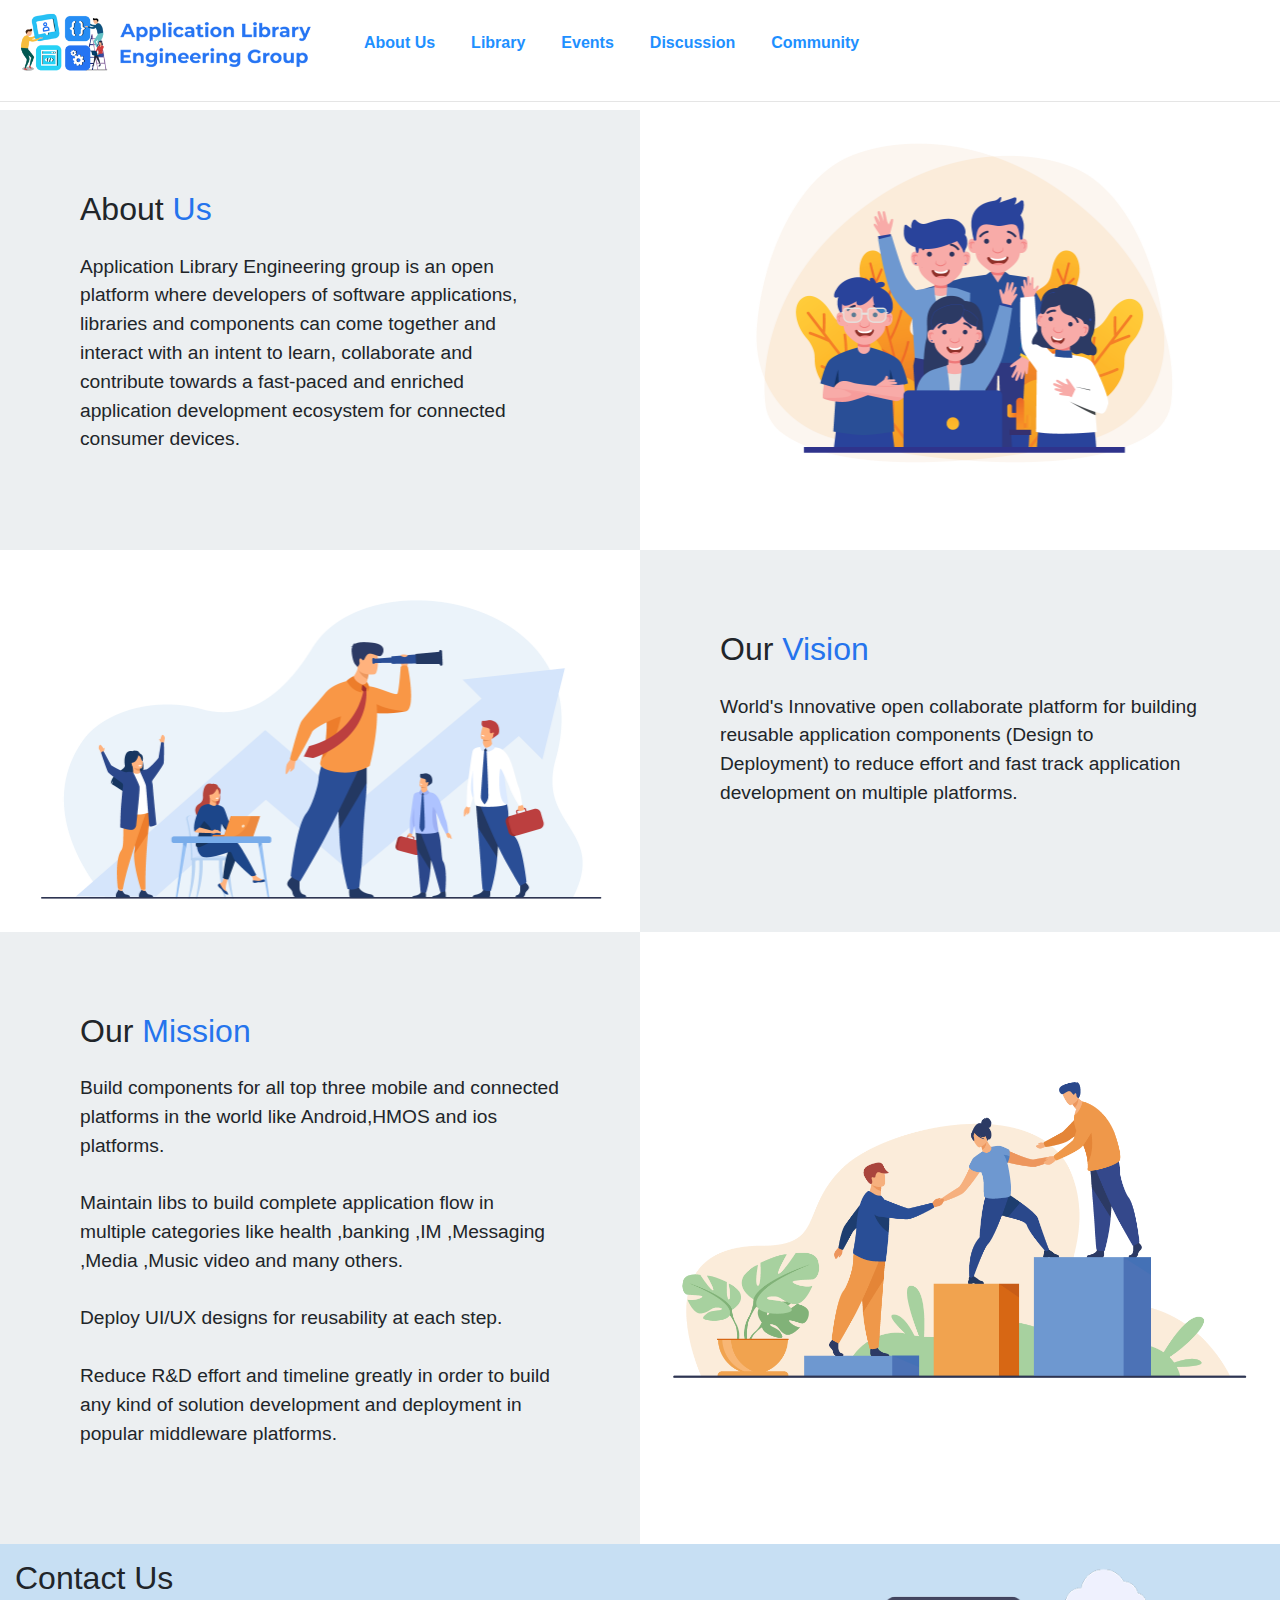
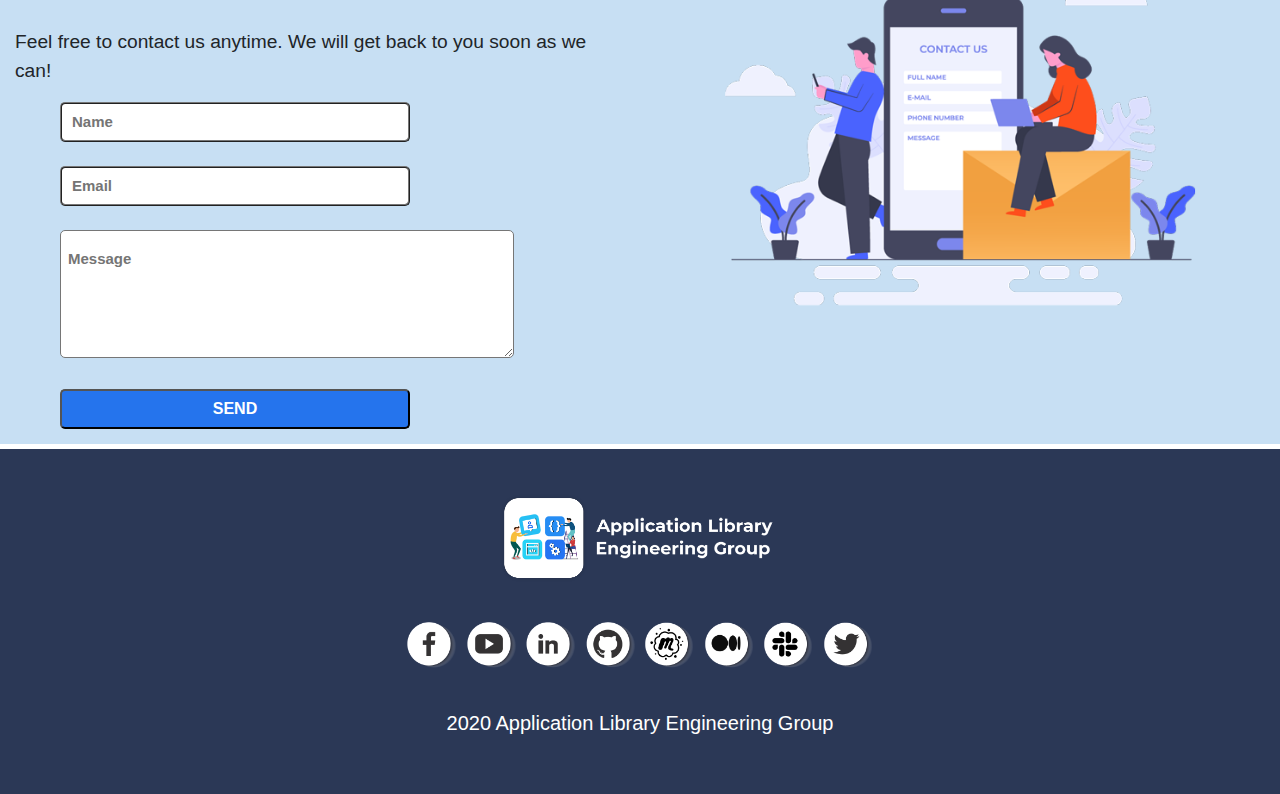
<file: applicationlibrary-main/templates/about.html>
<!DOCTYPE html>
<html lang="en">
<head>
    <meta charset="UTF-8">
    <meta http-equiv="X-UA-Compatible" content="IE=edge">
    <meta name="viewport" content="width=device-width, initial-scale=1.0">
    <link rel="stylesheet" href="https://maxcdn.bootstrapcdn.com/bootstrap/4.5.2/css/bootstrap.min.css">

    <!-- jQuery library -->
    <script src="https://ajax.googleapis.com/ajax/libs/jquery/3.5.1/jquery.min.js"></script>
    
    <!-- Popper JS -->
    <script src="https://cdnjs.cloudflare.com/ajax/libs/popper.js/1.16.0/umd/popper.min.js"></script>
    
    <!-- Latest compiled JavaScript -->
    <script src="https://maxcdn.bootstrapcdn.com/bootstrap/4.5.2/js/bootstrap.min.js"></script>
    <link rel="stylesheet" href=".././css/about.css">
    <title>Application Library Engineering Group</title>
    <link rel="icon" href=".././images/logo1.png">
    
</head>
<body>
     <!--navigation bar-->
    
     <nav class="navbar navbar-expand-md">
        <a href=".././index.html">
            <img src=".././images/applib_logo.png" alt="applib image">
        </a>
        <ul class="navbar-nav">
            <li class="nav-item">
                <a href=".././templates/about.html" class="nav-link">About Us</a>
            </li>
            <li class="nav-item">
                <a href=".././templates/library.html" class="nav-link">Library</a>
            </li>
            <li class="nav-item">
                <a href=".././templates/events.html" class="nav-link">Events</a>
            </li>
            <li class="nav-item">
                <a href=".././templates/discussion.html" class="nav-link">Discussion</a>
            </li>
            <li class="nav-item">
                <a href=".././templates/community.html" class="nav-link">Community</a>
            </li>
        </ul>
    </nav>
    
    <section>
        <hr>
        <!--first row-->

        <div class="flex-container">
            <div class="flex-item-left">
                <h2>About <span class="aboutus-color"> Us</span></h2>
                <p>Application Library Engineering group is an open platform where developers of software applications, libraries and components can come together and interact with an intent to learn, collaborate and contribute towards a fast-paced and enriched application development ecosystem for connected consumer devices.</p>
            </div>

            <div class="flex-item-right move-below">
                <img src=".././images/aboutus.png" alt="" width="100%">
            </div>
        </div>

        <!--second row-->

        <div class="flex-container">
            <div class="flex-item-right">
                <img src=".././images/vision.png" alt="" width="100%">
            </div>

            <div class="flex-item-left">
                <h2>Our <span class="aboutus-color">Vision</span></h2>
                <p>World's Innovative open collaborate platform for building reusable application components (Design to Deployment) to reduce effort and fast track application development on multiple platforms.</p>
            </div>
            
        </div>

        <!--third row-->

        <div class="flex-container">
            <div class="flex-item-left">
                <h2>Our <span class="aboutus-color">Mission</span></h2>
                <p>Build components for all top three mobile and connected platforms in the world like Android,HMOS and ios platforms.<br><br>Maintain libs to build complete application flow in multiple categories like health ,banking ,IM ,Messaging ,Media ,Music video and many others.<br></br>Deploy UI/UX designs for reusability at each step.<br></br>Reduce R&D effort and timeline greatly in order to build any kind of solution development and deployment in popular middleware platforms.</p>
            </div>
            <div class="flex-item-right move-below-3">
                 <img src=".././images/Mission.png" alt="mission" width="100%">
            </div>
        </div>

        <!--form section-->

        <div class="flex-container">
            <div class="flex-item-left page-color">
                <h2>Contact Us</h2>
                <p>Feel free to contact us anytime. We will get back to you soon as we can!</p>

                <!--CONTACT US FORM-->
                <section class="contact">
                    <div class="search">
                        <form>
                            <input type="text" size="50" name="name" placeholder="Name" class="input"><br></br>
                            <input type="text" size="50" name="name" placeholder="Email" class="input"><br></br>
                            <textarea type="text" name="message" size="50" cols="46" rows="4" placeholder="Message"></textarea><br></br>
                            <button onclick="document.getElementById('input').value=''">SEND</button>
                            
                        </form>
                    </div>
                </section>
            </div>
            <div class="flex-item-right page-color">
                 <img src=".././images/contact-us.png" alt="mission" width="100%">
            </div>
        </div>
        
    </section>
    
    <!--footer-->

    <footer class="footer">
        <div class="login_1">
            <ul class="footer_img">
                <li><img src=".././images/footer/logo_white-02.png" alt="logo" width="300px;"></li>
            </ul>
        </div>
        <div class="footer_socialicons">
            <ul>
                <li><a href="https://www.facebook.com/Application-Libarary-Engineering-Group-101182928663338" target="_blank"><img src=".././images/footer/fb_icon.png"></a></li>
                <li><a href="https://www.youtube.com/channel/UCbHrg3UTvtODxF-mEQMpfFQ" target="_blank"><img src=".././images/footer/youtube_icon.png"></a></li>
                <li><a href="https://www.linkedin.com/groups/9012715/" target="_blank"><img src=".././images/footer/linkedin_icon.png"></a></li>
                <li><a href="https://github.com/applibgroup" target="_blank"><img src=".././images/footer/github_icon.png"></a></li>
                <li><a href="https://www.meetup.com/application-library-engineering-group/" target="_blank"><img src=".././images/footer/meetup.png"></a></li>
                <li><a href="https://www.medium.com/@applibgroup" target="_blank"><img src=".././images/footer/medium.png"></a></li>
                <li><a href="https://applibgroup.slack.com" target="_blank"><img src=".././images/footer/slack_icon.png"></a></li>
                <li><a href="https://twitter.com/applibgroup" target="_blank"><img src=".././images/footer/twitter.png"></a></li>
            </ul>

        </div>
        <p>2020 Application Library Engineering Group</p>
    </footer>
       
   
</body>
</html>
</file>
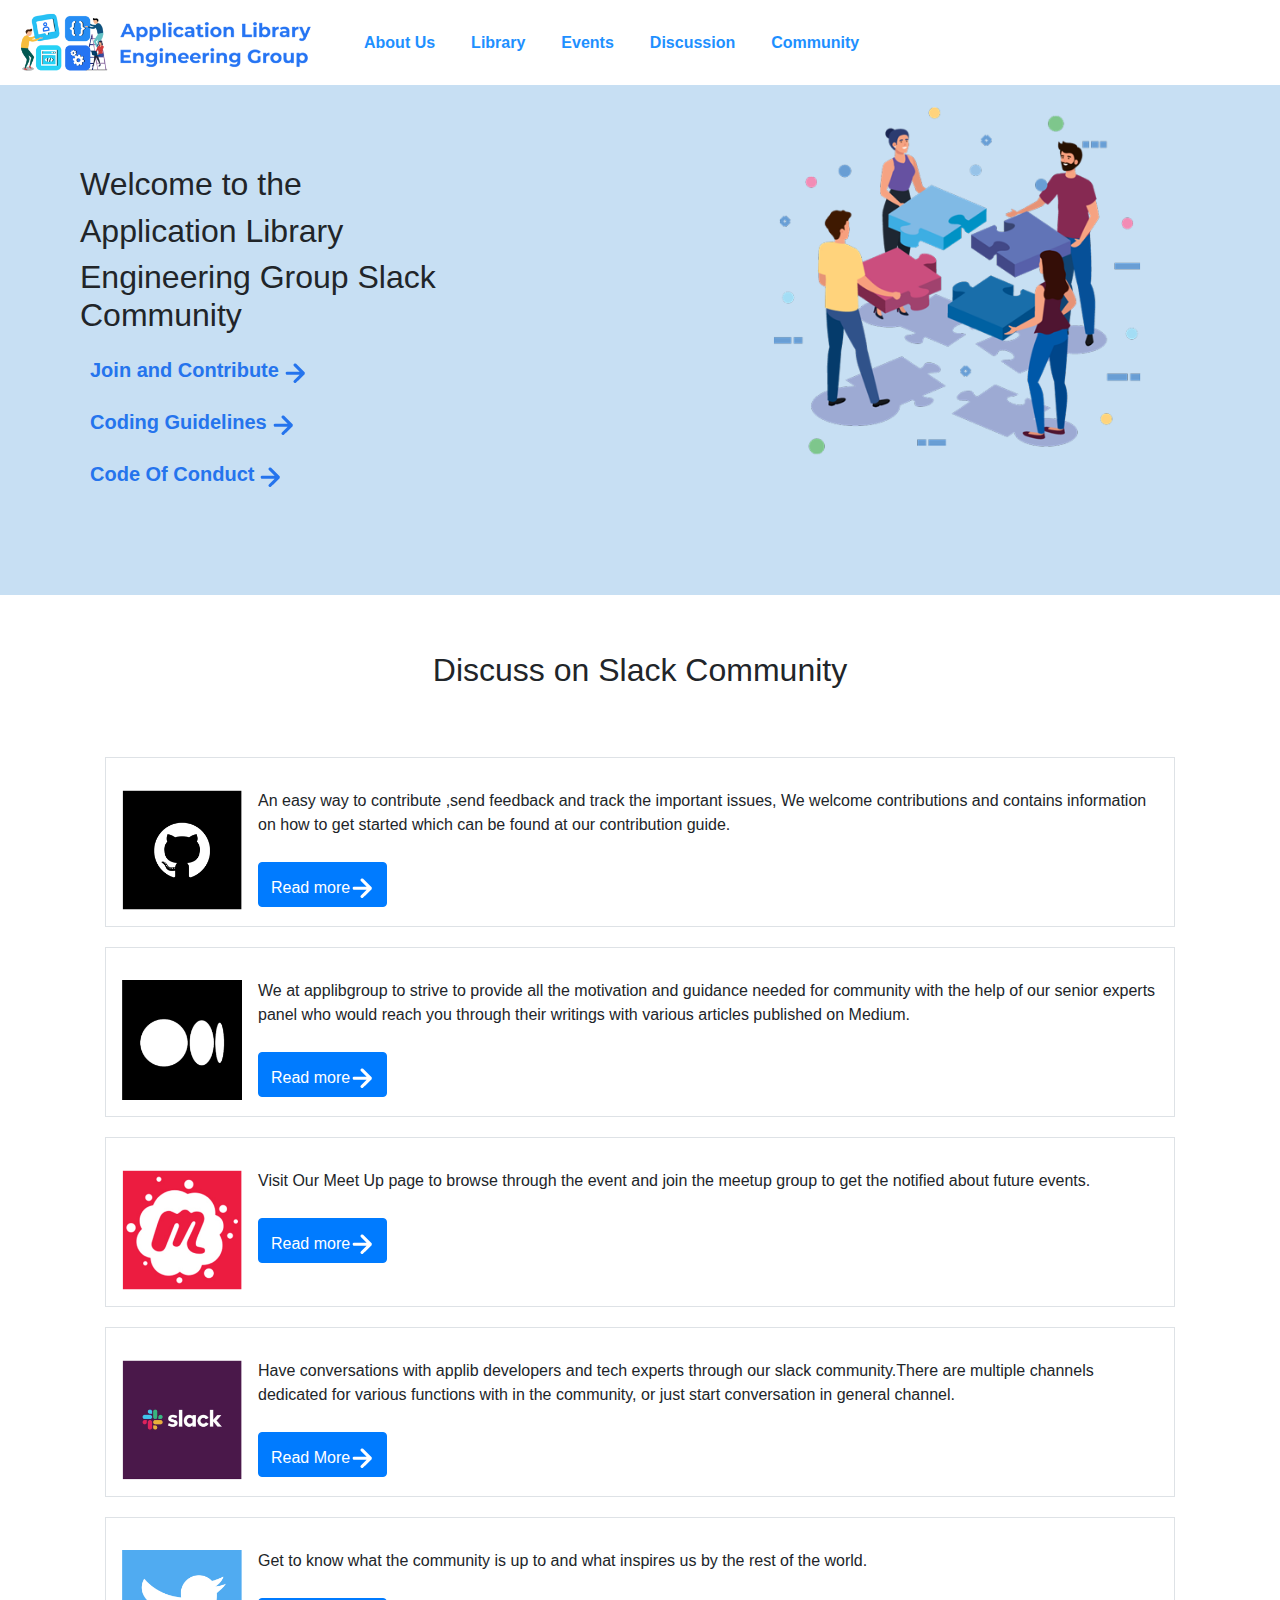
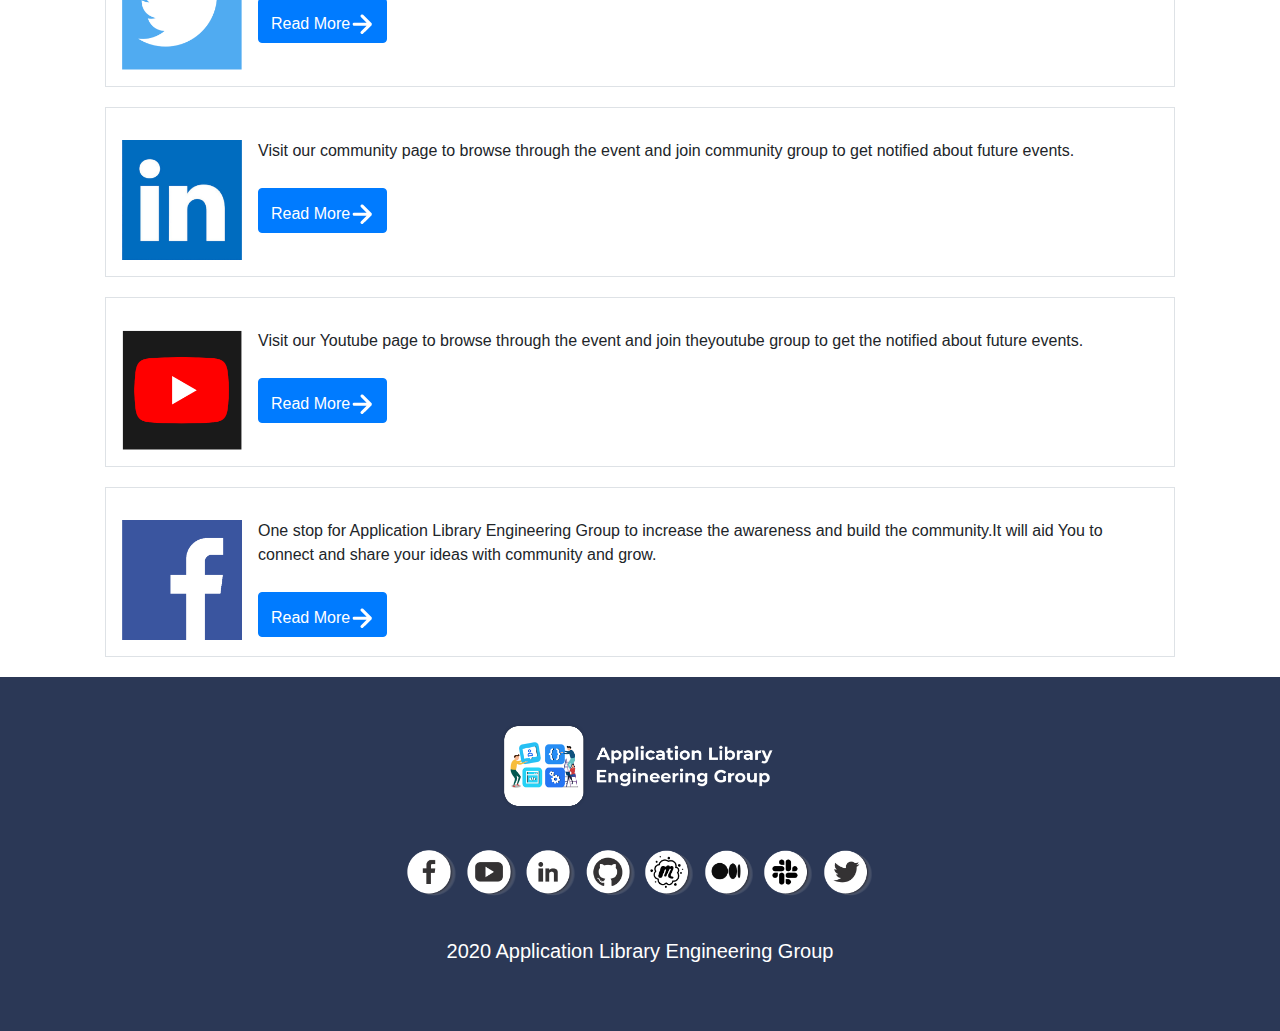
<file: applicationlibrary-main/templates/community.html>
<!DOCTYPE html>
<html lang="en">
<head>
    <meta charset="UTF-8">
    <meta http-equiv="X-UA-Compatible" content="IE=edge">
    <meta name="viewport" content="width=device-width, initial-scale=1.0">
    <link rel="stylesheet" href="https://maxcdn.bootstrapcdn.com/bootstrap/4.5.2/css/bootstrap.min.css">

    <!-- jQuery library -->
    <script src="https://ajax.googleapis.com/ajax/libs/jquery/3.5.1/jquery.min.js"></script>
    
    <!-- Popper JS -->
    <script src="https://cdnjs.cloudflare.com/ajax/libs/popper.js/1.16.0/umd/popper.min.js"></script>
    
    <!-- Latest compiled JavaScript -->
    <script src="https://maxcdn.bootstrapcdn.com/bootstrap/4.5.2/js/bootstrap.min.js"></script>
    <link rel="stylesheet" href=".././css/community.css">
    <title>Application Library Engineering Group</title>
    <link rel="icon" href=".././images/logo1.png">
    
</head>
<body>
     <!--navigation bar-->
    
     <nav class="navbar navbar-expand-md">
        <a href=".././index.html">
            <img src=".././images/applib_logo.png" alt="applib image">
        </a>
        <ul class="navbar-nav">
            <li class="nav-item">
                <a href=".././templates/about.html" class="nav-link">About Us</a>
            </li>
            <li class="nav-item">
                <a href=".././templates/library.html" class="nav-link">Library</a>
            </li>
            <li class="nav-item">
                <a href=".././templates/events.html" class="nav-link">Events</a>
            </li>
            <li class="nav-item">
                <a href=".././templates/discussion.html" class="nav-link">Discussion</a>
            </li>
            <li class="nav-item">
                <a href=".././templates/community.html" class="nav-link">Community</a>
            </li>
        </ul>
    </nav>
    
    <section>

        <!--first row-->

        <div class="flex-container">
            <div class="flex-item-left page-color">
                <h2>Welcome to the </h2>
                <h2>Application Library</h2>
                <h2>Engineering Group Slack Community</h2>

                <div class="list">
                    <ul class="list_1">
                        <li><a href=".././Pdf/joining_contribution_guidelines.pdf" target="_blank">Join and Contribute</a></li>
                        <li><a href=".././Pdf/coding_guidelines.pdf" target="_blank">Coding Guidelines</a></li>
                        <li><a href=".././Pdf/non_technical_code.pdf" target="_blank">Code Of Conduct</a></li>
                    </ul>
                </div>
            </div>

            <div class="flex-item-right page-color">
                <img src=".././images/community_vector.png" alt="events" width="100%">
            </div>
        </div>

       <!-- second row-->

        <div class="container mt-3">
            <div class="wrapper text-center">
                <h2>Discuss on Slack Community</h2>
            </div>   
            <div class="media border p-3">
                <img src=".././images/community/github.png" alt="github image" class="mr-3 mt-3" style="width: 120px;">
                <div class="media-body">
                    <p>An easy way to contribute ,send feedback and track the important issues, We welcome contributions and contains information on how to get started which can be found at our contribution guide.</p>
                    <a href="https://applibgroup.github.io" target="_blank"><button class="btn btn-primary">Read more</button></a>
                </div>
            </div>
            <div class="media border p-3">
                <img src=".././images/community/medium.png" alt="medium image" class="mr-3 mt-3" style="width: 120px;">
                <div class="media-body">
                    <p>We at applibgroup to strive to provide all the motivation and guidance needed for community with the help of our senior experts panel who would reach you through their writings with various articles published on Medium.</p>
                    <a href="https://www.medium.com/@applibgroup" target="_blank"><button class="btn btn-primary">Read more</button></a>
                </div>
            </div>
            <div class="media border p-3">
                <img src=".././images/community/meetup.png" alt="meetup image" class="mr-3 mt-3" style="width: 120px;">
                <div class="media-body">
                    <p>Visit Our Meet Up page to browse through the event and join the meetup group to get the notified about future events.</p>
                    <a href="https://www.meetup.com/application-library-engineering-group/" target="_blank"><button class="btn btn-primary">Read more</button></a>
                </div>
            </div>
            <div class="media border p-3">
                <img src=".././images/community/slack.png" alt="slack image" class="mr-3 mt-3" style="width: 120px;">
                <div class="media-body">
                    <p>Have conversations with applib developers and tech experts through our slack community.There are multiple channels dedicated for various functions with in the community, or just start conversation in general channel.  </p>
                    <a href="https://applibgroup.slack.com" target="_blank">  <button class="btn btn-primary">Read More</button></a>
                </div>
            </div>
            <div class="media border p-3">
                <img src=".././images/community/twitter.png" alt="twitter image" class="mr-3 mt-3" style="width: 120px;">
                <div class="media-body">
                    <p>Get to know what the community is up to and what inspires us by the rest of the world.</p>
                    <a href="https://twitter.com/applibgroup" target="_blank"> <button class="btn btn-primary">Read More</button></a>
                </div>
            </div>
            <div class="media border p-3">
                <img src=".././images/community/linkedin.png" alt="linkedin image" class="mr-3 mt-3" style="width: 120px;">
                <div class="media-body">
                    <p>Visit our community page to browse through the event and join community group to get notified about future events.</p> 
                   <a href="https://www.linkedin.com/groups/9012715/" target="_blank"> <button class="btn btn-primary">Read More</button></a>
                </div>
            </div>
            <div class="media border p-3">
                <img src=".././images/community/youtube.png" alt="linkedin image" class="mr-3 mt-3" style="width: 120px;">
                <div class="media-body">
                    <p>Visit our Youtube page  to browse through the event and join theyoutube group to get the notified about future events.</p>
                    <a href="https://www.youtube.com/channel/UCbHrg3UTvtODxF-mEQMpfFQ" target="_blank" > <button class="btn btn-primary">Read More</button></a>
                </div>
            </div>
            <div class="media border p-3">
                <img src=".././images/community/facebook.png" alt="linkedin image" class="mr-3 mt-3" style="width: 120px;">
                <div class="media-body">
                    <p>One stop for Application Library Engineering Group to increase the awareness and build the community.It will aid You to connect and share your ideas with community and grow.</p>
                    <a href="https://www.facebook.com/Application-Libarary-Engineering-Group-101182928663338" target="_blank"><button class="btn btn-primary">Read More</button></a>
                </div>
            </div>
        </div>
    </section>
    <footer class="footer">
        <div class="login_1">
            <ul class="footer_img">
                <li><img src=".././images/footer/logo_white-02.png" alt="logo" width="300px;"></li>
            </ul>
        </div>
        <div class="footer_socialicons">
            <ul>
                <li><a href="https://www.facebook.com/Application-Libarary-Engineering-Group-101182928663338" target="_blank"><img src=".././images/footer/fb_icon.png"></a></li>
                <li><a href="https://www.youtube.com/channel/UCbHrg3UTvtODxF-mEQMpfFQ" target="_blank"><img src=".././images/footer/youtube_icon.png"></a></li>
                <li><a href="https://www.linkedin.com/groups/9012715/" target="_blank"><img src=".././images/footer/linkedin_icon.png"></a></li>
                <li><a href="https://github.com/applibgroup" target="_blank"><img src=".././images/footer/github_icon.png"></a></li>
                <li><a href="https://www.meetup.com/application-library-engineering-group/" target="_blank"><img src=".././images/footer/meetup.png"></a></li>
                <li><a href="https://www.medium.com/@applibgroup" target="_blank"><img src=".././images/footer/medium.png"></a></li>
                <li><a href="https://applibgroup.slack.com" target="_blank"><img src=".././images/footer/slack_icon.png"></a></li>
                <li><a href="https://twitter.com/applibgroup" target="_blank"><img src=".././images/footer/twitter.png"></a></li>
            </ul>

        </div>
        <p>2020 Application Library Engineering Group</p>
    </footer>

</body>
</html>
</file>
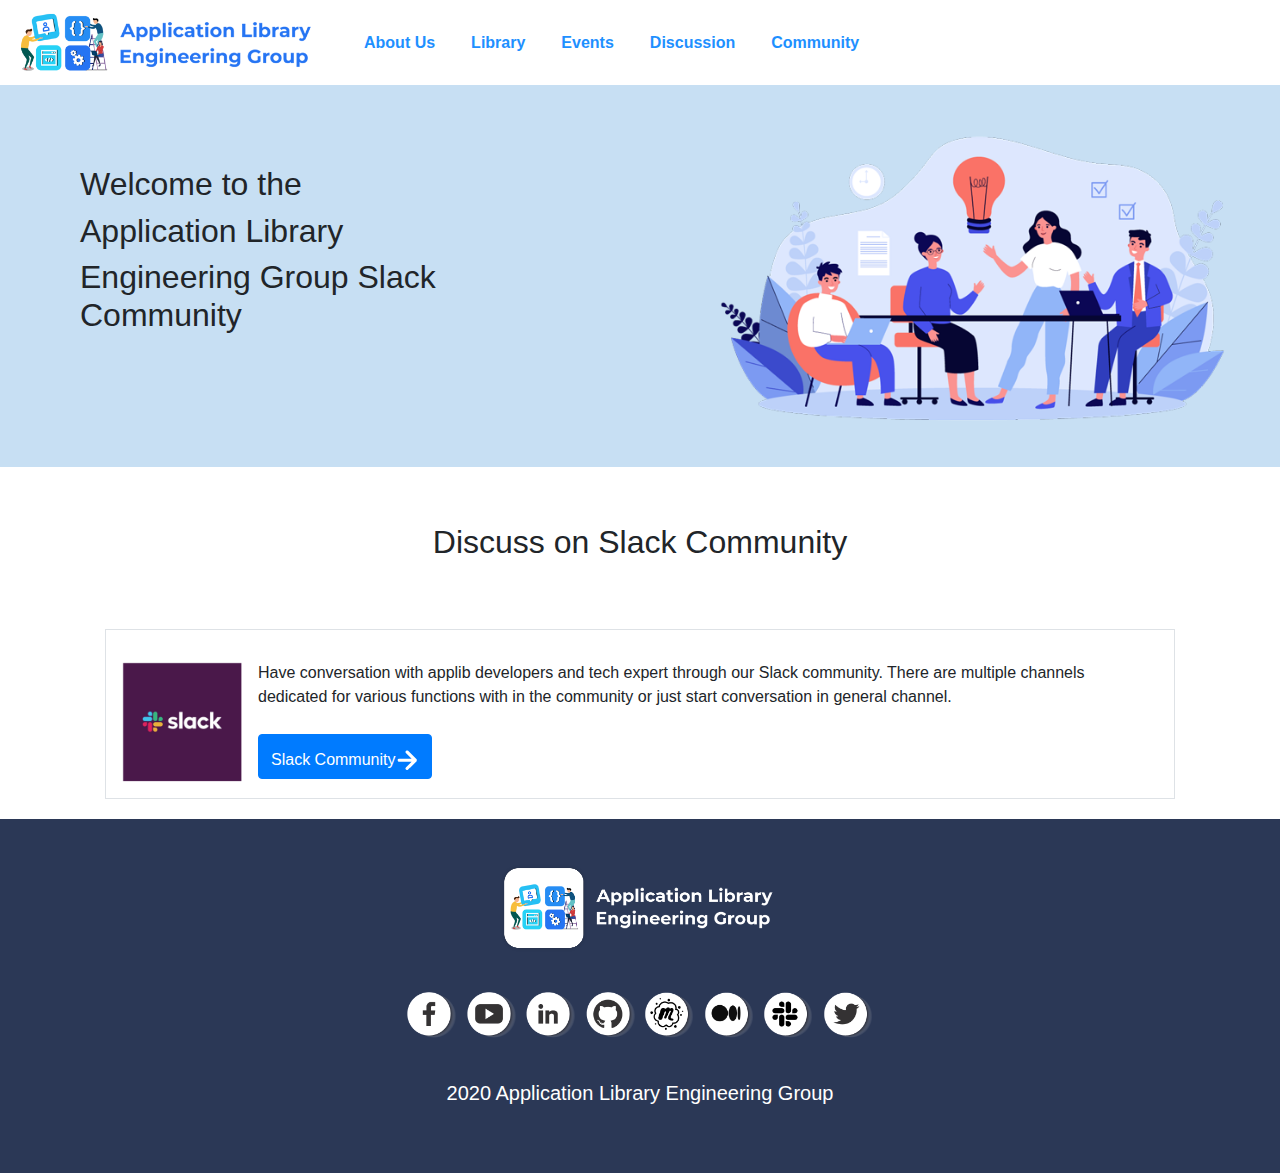
<file: applicationlibrary-main/templates/discussion.html>
<!DOCTYPE html>
<html lang="en">
<head>
    <meta charset="UTF-8">
    <meta http-equiv="X-UA-Compatible" content="IE=edge">
    <meta name="viewport" content="width=device-width, initial-scale=1.0">
    <link rel="stylesheet" href="https://maxcdn.bootstrapcdn.com/bootstrap/4.5.2/css/bootstrap.min.css">

    <!-- jQuery library -->
    <script src="https://ajax.googleapis.com/ajax/libs/jquery/3.5.1/jquery.min.js"></script>
    
    <!-- Popper JS -->
    <script src="https://cdnjs.cloudflare.com/ajax/libs/popper.js/1.16.0/umd/popper.min.js"></script>
    
    <!-- Latest compiled JavaScript -->
    <script src="https://maxcdn.bootstrapcdn.com/bootstrap/4.5.2/js/bootstrap.min.js"></script>
    <link rel="stylesheet" href=".././css/discussion.css">
    <title>Application Library Engineering Group</title>
    <link rel="icon" href=".././images/logo1.png">
    
</head>
<body>
    <!--navigation bar-->
    
    <nav class="navbar navbar-expand-md">
        <a href=".././index.html">
            <img src=".././images/applib_logo.png" alt="applib image">
        </a>
        <ul class="navbar-nav">
            <li class="nav-item">
                <a href=".././templates/about.html" class="nav-link">About Us</a>
            </li>
            <li class="nav-item">
                <a href=".././templates/library.html" class="nav-link">Library</a>
            </li>
            <li class="nav-item">
                <a href=".././templates/events.html" class="nav-link">Events</a>
            </li>
            <li class="nav-item">
                <a href=".././templates/discussion.html" class="nav-link">Discussion</a>
            </li>
            <li class="nav-item">
                <a href=".././templates/community.html" class="nav-link">Community</a>
            </li>
        </ul>
    </nav>
    <section>

        <!--first row-->

        <div class="flex-container">
            <div class="flex-item-left page-color">
                <h2>Welcome to the </h2>
                <h2>Application Library</h2>
                <h2>Engineering Group Slack Community</h2>
            </div>

            <div class="flex-item-right page-color">
                <img src=".././images/discussion.png" alt="events" width="100%">
            </div>
      </div>
       <!-- second row-->


        <div class="container mt-3">
            <div class="wrapper text-center">
                <h2>Discuss on Slack Community</h2>
            </div>   
            <div class="media border p-3">
                <img src=".././images/social sites_images/slack.png" alt="slack image" class="mr-3 mt-3" style="width: 120px;">
                <div class="media-body">
                    <p>Have conversation with applib developers and tech expert through our Slack community. There are multiple channels dedicated for various functions with in the community or just start conversation in general channel. </p>
                   <a href="https://applibgroup.slack.com" target="_blank" style="text-decoration: none;"> <button class="btn btn-primary">Slack Community</button></a>
                </div>
            </div>
           <!-- <div class="media border p-3">
                <img src=".././images/social sites_images/github.png" alt="github image" class="mr-3 mt-3" style="width: 100px;">
                <div class="media-body">
                    <p>An easy way to contribute ,send feedback and track the important issues.We welcome contributions and contains information on how to get started which can be found at our contribution guide.</p>
                    <button class="btn btn-primary">Read more</button>
                </div>
            </div>-->
        </div>
    </section>
    <footer class="footer">
        <div class="login_1">
            <ul class="footer_img">
                <li><img src=".././images/footer/logo_white-02.png" alt="logo" width="300px;"></li>
            </ul>
        </div>
        <div class="footer_socialicons">
            <ul>
                <li><a href="https://www.facebook.com/Application-Libarary-Engineering-Group-101182928663338" target="_blank"><img src=".././images/footer/fb_icon.png"></a></li>
                <li><a href="https://www.youtube.com/channel/UCbHrg3UTvtODxF-mEQMpfFQ" target="_blank"><img src=".././images/footer/youtube_icon.png"></a></li>
                <li><a href="https://www.linkedin.com/groups/9012715/" target="_blank"><img src=".././images/footer/linkedin_icon.png"></a></li>
                <li><a href="https://github.com/applibgroup" target="_blank"><img src=".././images/footer/github_icon.png"></a></li>
                <li><a href="https://www.meetup.com/application-library-engineering-group/" target="_blank"><img src=".././images/footer/meetup.png"></a></li>
                <li><a href="https://www.medium.com/@applibgroup" target="_blank"><img src=".././images/footer/medium.png"></a></li>
                <li><a href="https://applibgroup.slack.com" target="_blank"><img src=".././images/footer/slack_icon.png"></a></li>
                <li><a href="https://twitter.com/applibgroup" target="_blank"><img src=".././images/footer/twitter.png"></a></li>
            </ul>

        </div>
        <p>2020 Application Library Engineering Group</p>
    </footer>

</body>
</html>
</file>
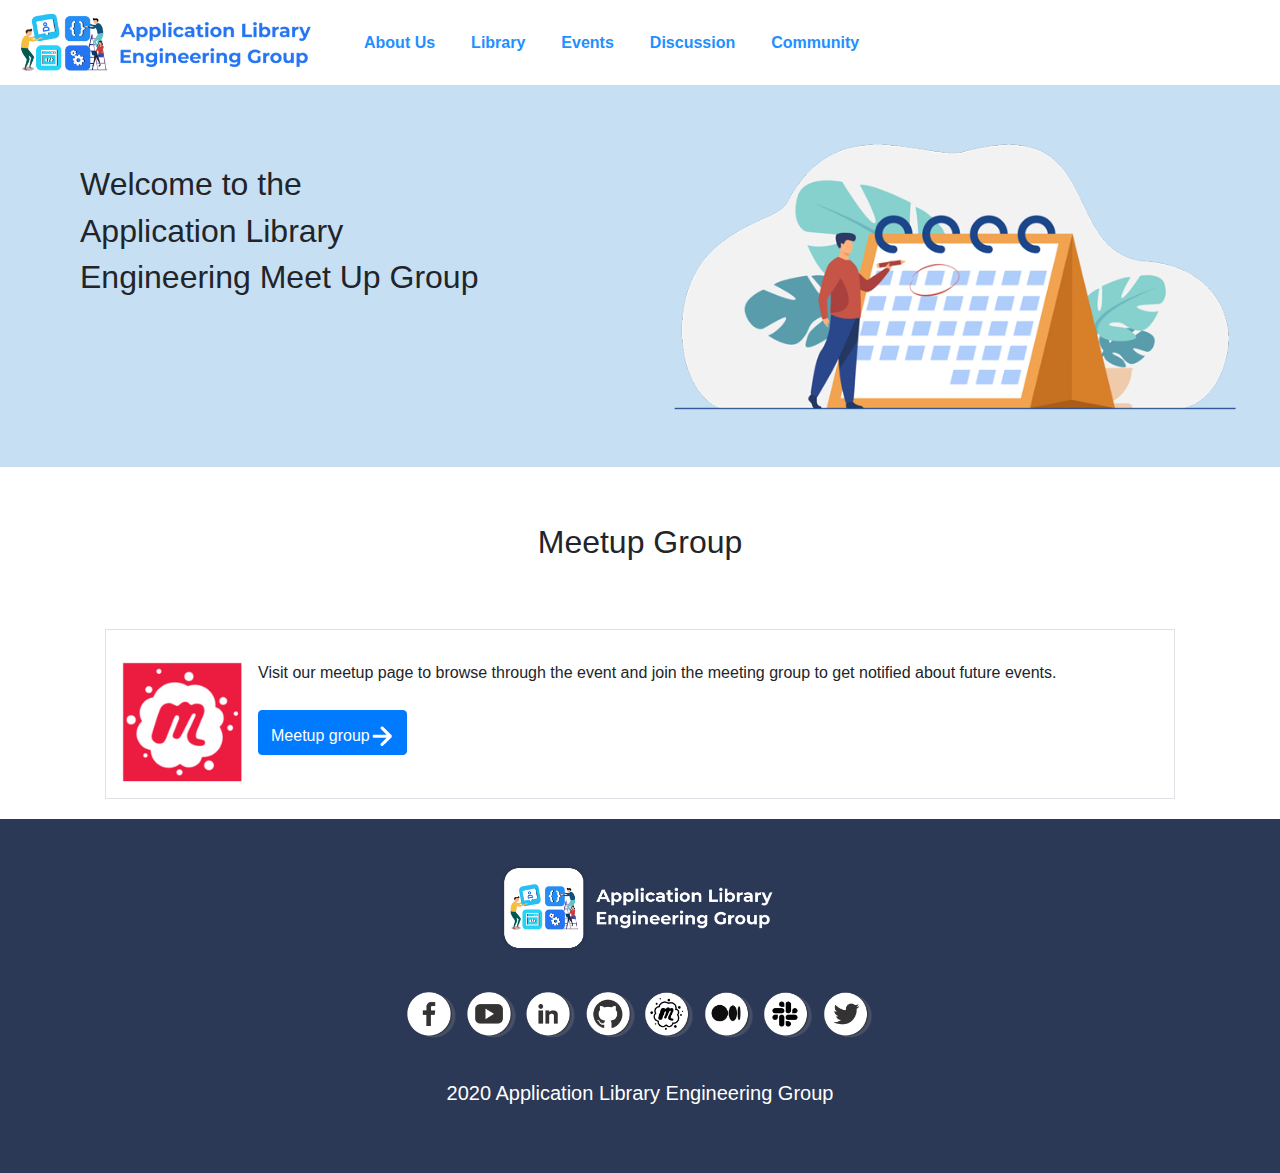
<file: applicationlibrary-main/templates/events.html>
<!DOCTYPE html>
<html lang="en">
<head>
    <meta charset="UTF-8">
    <meta http-equiv="X-UA-Compatible" content="IE=edge">
    <meta name="viewport" content="width=device-width, initial-scale=1.0">
    <link rel="stylesheet" href="https://maxcdn.bootstrapcdn.com/bootstrap/4.5.2/css/bootstrap.min.css">

    <!-- jQuery library -->
    <script src="https://ajax.googleapis.com/ajax/libs/jquery/3.5.1/jquery.min.js"></script>
    
    <!-- Popper JS -->
    <script src="https://cdnjs.cloudflare.com/ajax/libs/popper.js/1.16.0/umd/popper.min.js"></script>
    
    <!-- Latest compiled JavaScript -->
    <script src="https://maxcdn.bootstrapcdn.com/bootstrap/4.5.2/js/bootstrap.min.js"></script>
    <link rel="stylesheet" href=".././css/events.css">
    <title>Application Library Engineering Group</title>
        <link rel="icon" href=".././images/logo1.png">
    
</head>
<body>
    <!--navigation bar-->
    
    <nav class="navbar navbar-expand-md">
        <a href=".././index.html">
            <img src=".././images/applib_logo.png" alt="applib image">
        </a>
        <ul class="navbar-nav">
            <li class="nav-item">
                <a href=".././templates/about.html" class="nav-link">About Us</a>
            </li>
            <li class="nav-item">
                <a href=".././templates/library.html" class="nav-link">Library</a>
            </li>
            <li class="nav-item">
                <a href=".././templates/events.html" class="nav-link">Events</a>
            </li>
            <li class="nav-item">
                <a href=".././templates/discussion.html" class="nav-link">Discussion</a>
            </li>
            <li class="nav-item">
                <a href=".././templates/community.html" class="nav-link">Community</a>
            </li>
        </ul>
    </nav>

    <section>
        

            <!--first row -->

          <div class="flex-container">
                <div class="flex-item-left page-color">
                    <h2>Welcome to the </h2>
                    <h2>Application Library</h2>
                    <h2>Engineering Meet Up Group</h2>
                </div>
    
                <div class="flex-item-right page-color">
                    <img src=".././images/events_page.png" alt="events" width="100%">
                </div>
          </div>

          <!--second row-->

         <div class="container mt-3">
            <div class="wrapper text-center">
                <h2>Meetup Group</h2>
            </div>   
            <div class="media border p-3">
                <img src=".././images/social sites_images/meetup.png" alt="meetup image" class="mr-3 mt-3" style="width: 120px;">
                <div class="media-body">
                    <p>Visit our meetup page to browse through the event and join the meeting group to get notified about future events.</p>
                   <a href="https://www.meetup.com/application-library-engineering-group/" target="_blank" style="text-decoration: none;"> <button class="btn btn-primary">Meetup group</button></a>
                </div>
            </div>
            <!--<div class="media border p-3">
                <img src=".././images/social sites_images/github.png" alt="github image" class="mr-3 mt-3" style="width: 100px;">
                <div class="media-body">
                    <p>An easy way to contribute ,send feedback and track the important issues.We welcome contributions and contains information on how to get started which can be found at our contribution guide.</p>
                    <button class="btn btn-primary">Read more</button>
                </div>
            </div>-->
        </div>
    </section>
    <footer class="footer">
        <div class="login_1">
            <ul class="footer_img">
                <li><img src=".././images/footer/logo_white-02.png" alt="logo" width="300px;"></li>
            </ul>
        </div>
        <div class="footer_socialicons">
            <ul>
                <li><a href="https://www.facebook.com/Application-Libarary-Engineering-Group-101182928663338" target="_blank"><img src=".././images/footer/fb_icon.png"></a></li>
                <li><a href="https://www.youtube.com/channel/UCbHrg3UTvtODxF-mEQMpfFQ" target="_blank"><img src=".././images/footer/youtube_icon.png"></a></li>
                <li><a href="https://www.linkedin.com/groups/9012715/" target="_blank"><img src=".././images/footer/linkedin_icon.png"></a></li>
                <li><a href="https://github.com/applibgroup" target="_blank"><img src=".././images/footer/github_icon.png"></a></li>
                <li><a href="https://www.meetup.com/application-library-engineering-group/" target="_blank"><img src=".././images/footer/meetup.png"></a></li>
                <li><a href="https://www.medium.com/@applibgroup" target="_blank"><img src=".././images/footer/medium.png"></a></li>
                <li><a href="https://applibgroup.slack.com" target="_blank"><img src=".././images/footer/slack_icon.png"></a></li>
                <li><a href="https://twitter.com/applibgroup" target="_blank"><img src=".././images/footer/twitter.png"></a></li>
            </ul>

        </div>
        <p>2020 Application Library Engineering Group</p>
    </footer>

</body>
</html>
</file>
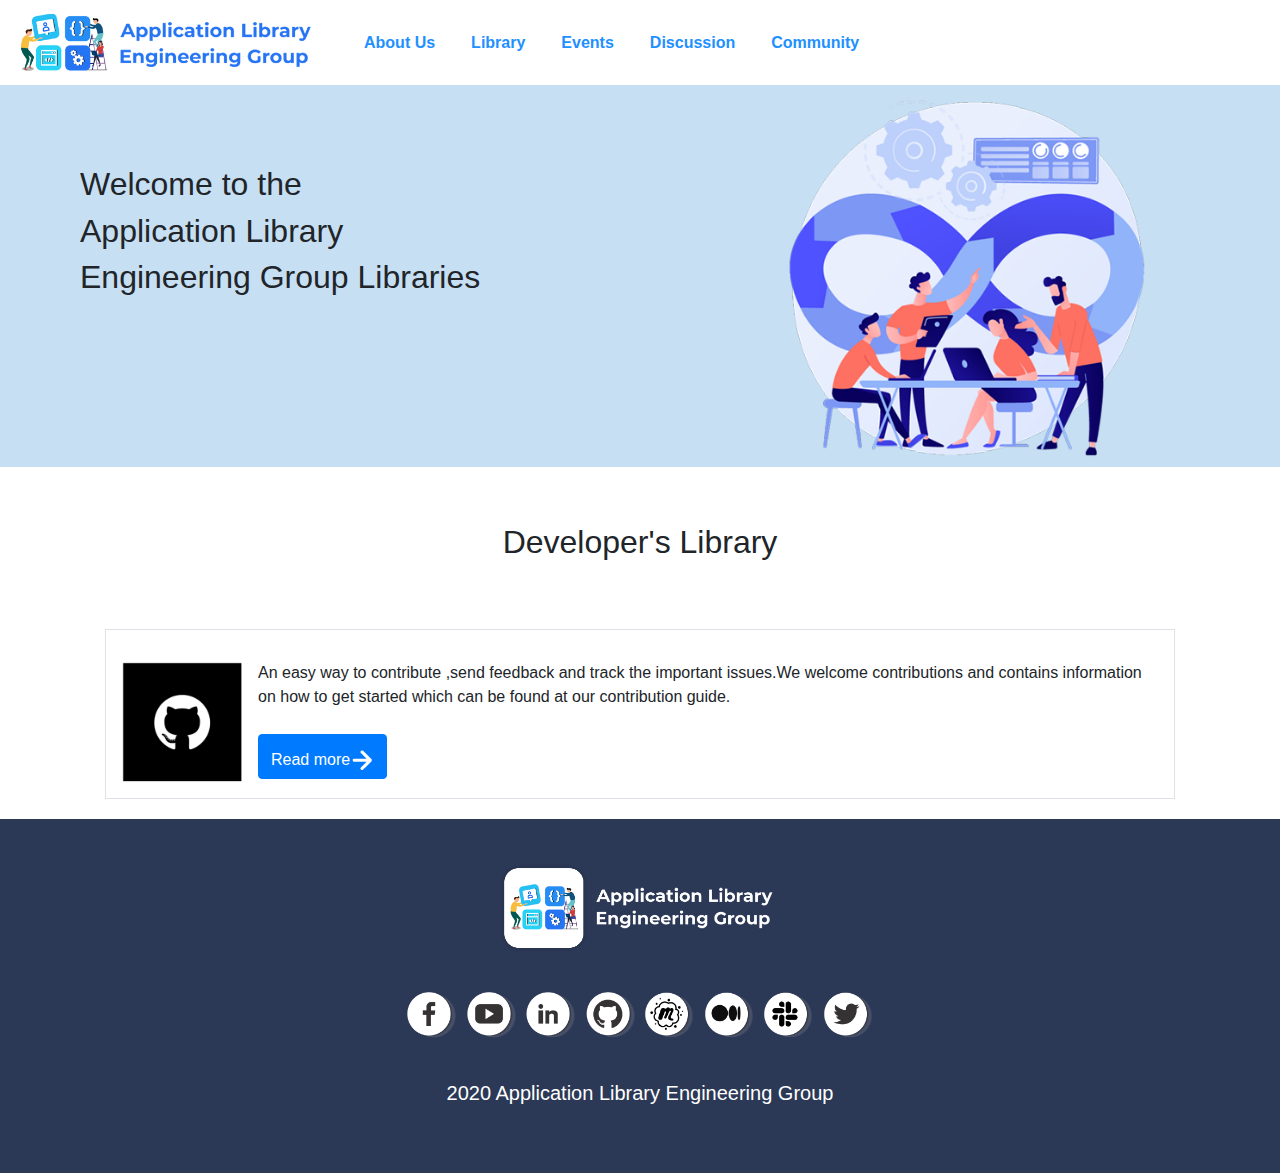
<file: applicationlibrary-main/templates/library.html>
<!DOCTYPE html>
<html lang="en">
<head>
    <meta charset="UTF-8">
    <meta http-equiv="X-UA-Compatible" content="IE=edge">
    <meta name="viewport" content="width=device-width, initial-scale=1.0">
    <link rel="stylesheet" href="https://maxcdn.bootstrapcdn.com/bootstrap/4.5.2/css/bootstrap.min.css">

    <!-- jQuery library -->
    <script src="https://ajax.googleapis.com/ajax/libs/jquery/3.5.1/jquery.min.js"></script>
    
    <!-- Popper JS -->
    <script src="https://cdnjs.cloudflare.com/ajax/libs/popper.js/1.16.0/umd/popper.min.js"></script>
    
    <!-- Latest compiled JavaScript -->
    <script src="https://maxcdn.bootstrapcdn.com/bootstrap/4.5.2/js/bootstrap.min.js"></script>
    <link rel="stylesheet" href=".././css/library.css">
    <title>Application Library Engineering Group</title>
    <link rel="icon" href=".././images/logo1.png">
    
</head>
<body>
   <!--navigation bar-->
    
   <nav class="navbar navbar-expand-md">
    <a href=".././index.html">
        <img src=".././images/applib_logo.png" alt="applib image">
    </a>
    <ul class="navbar-nav">
        <li class="nav-item">
            <a href=".././templates/about.html" class="nav-link">About Us</a>
        </li>
        <li class="nav-item">
            <a href=".././templates/library.html" class="nav-link">Library</a>
        </li>
        <li class="nav-item">
            <a href=".././templates/events.html" class="nav-link">Events</a>
        </li>
        <li class="nav-item">
            <a href=".././templates/discussion.html" class="nav-link">Discussion</a>
        </li>
        <li class="nav-item">
            <a href=".././templates/community.html" class="nav-link">Community</a>
        </li>
    </ul>
    </nav>
     
     
        <!--home container part-->
     
      <section>
          
        <div class="flex-container">
            <div class="flex-item-left page-color">
                <h2>Welcome to the </h2>
                <h2>Application Library</h2>
                <h2>Engineering Group Libraries</h2>
            </div>

            <div class="flex-item-right page-color">
                <img src=".././images/library_image.png" alt="library" width="100%">
            </div>
        </div>

        <!--third row container-->


        <div class="container mt-3">
            <div class="wrapper text-center">
                <h2>Developer's Library</h2>
            </div>   
            <div class="media border p-3">
                <img src=".././images/social sites_images/github.png" alt="github image" class="mr-3 mt-3" style="width: 120px;">
                <div class="media-body">
                    <p>An easy way to contribute ,send feedback and track the important issues.We welcome contributions and contains information on how to get started which can be found at our contribution guide.</p>
                    <a href="https://github.com/applibgroup" style="text-decoration: none;"><button class="btn btn-primary">Read more</button></a>
                </div>
            </div>
           <!-- <div class="media border p-3">
                <img src="/images/social sites_images/github.png" alt="github image" class="mr-3 mt-3" style="width: 100px;">
                <div class="media-body">
                    <p>An easy way to contribute ,send feedback and track the important issues.We welcome contributions and contains information on how to get started which can be found at our contribution guide.</p>
                    <button class="btn btn-primary">Read more</button>
                </div>
            </div>-->
        </div>
    </section>

    <!--footer-->
    <footer class="footer">
        <div class="login_1">
            <ul class="footer_img">
                <li><img src=".././images/footer/logo_white-02.png" alt="logo" width="300px;"></li>
            </ul>
        </div>
        <div class="footer_socialicons">
            <ul>
                <li><a href="https://www.facebook.com/Application-Libarary-Engineering-Group-101182928663338" target="_blank"><img src=".././images/footer/fb_icon.png"></a></li>
                <li><a href="https://www.youtube.com/channel/UCbHrg3UTvtODxF-mEQMpfFQ" target="_blank"><img src=".././images/footer/youtube_icon.png"></a></li>
                <li><a href="https://www.linkedin.com/groups/9012715/" target="_blank"><img src=".././images/footer/linkedin_icon.png"></a></li>
                <li><a href="https://github.com/applibgroup" target="_blank"><img src=".././images/footer/github_icon.png"></a></li>
                <li><a href="https://www.meetup.com/application-library-engineering-group/" target="_blank"><img src=".././images/footer/meetup.png"></a></li>
                <li><a href="https://www.medium.com/@applibgroup" target="_blank"><img src=".././images/footer/medium.png"></a></li>
                <li><a href="https://applibgroup.slack.com" target="_blank"><img src=".././images/footer/slack_icon.png"></a></li>
                <li><a href="https://twitter.com/applibgroup" target="_blank"><img src=".././images/footer/twitter.png"></a></li>
            </ul>

        </div>
        <p>2020 Application Library Engineering Group</p>
    </footer>

</body>
</html>
</file>
<file: applicationlibrary-main/css/about.css>
*{
    margin:0;
    padding: 0;
}
*{
    box-sizing: border-box;
}


.navbar-nav{
    padding: 0 0 0 40px;
}

.nav-item{
    padding: 0 20px 0 0;
}
.home-container{
    background-color: #f8eace;
}
.search-button{
    padding: 30px 0 0 0;
}
.home-desc{
    width: 100%;
    padding: 10px 0 10px 30px;
}


.navbar{
    display: flex;
}

.navbar a {
    color: dodgerblue;
    font-weight: bolder;
    text-decoration: none;
    text-align: center;

}

.navbar img{
    width:300px
}
.navbar  .active{
    border-bottom: 5px solid #2574ed;
    padding: 10px 5px;
}
.navbar a .active{
    pointer-events: none;
}

hr{
    margin-top: 1rem;
    margin-bottom: 0.5em;
    border: 0;
    border-top: 1px solid rgba(0,0,0,.1);
}
.flex-container{
    display: flex;
    flex-direction: row;
    
    /* text-align: center; */
}

.flex-item-left{
    background-color: #eceff1;
    padding: 80px;
    flex: 50%;
}

.page-color{
    background-color: #c7dff3;
    padding: 15px;
}

.flex-item-left p{
     margin-top: 5%;
    font-size: larger;
    font-weight: 600px;
   
}

.aboutus-color{
   color:  #2574ed;
}
.flex-item-right{
    
    padding: 10px;
    flex: 50%;
}

.move-below-3{
    padding: 110px 0 0 0;
}

@media screen and (max-width:800px){
    .flex-container{
        flex-direction:column;
    }
    .navbar{
        flex-direction: column;
    }

    .navbar a {
        color: dodgerblue;
        font-weight: bolder;
        text-decoration: none;
        text-align: center;
        padding: 10px 0 0 0;
    }

    .page-color h2{
        text-align: center;
     }
     
}


.footer{
    background-color: #2B3856;
    padding: 40px 0px;
    margin-top: 5px;
}
.footer .login_1 .footer_img{
    text-align: center;
    justify-content: center;
}
.footer .footer_socialicons{
    text-align: center;
}
.footer .footer_socialicons ul li{
    display: inline-block;
    margin-top: 15px;
}
.footer .footer_socialicons ul li img{
    width: 55px;
}

.footer p{
    font-size: 20px;
    margin-top: 5px;
    color:#ffffff;
    margin-top: 35px;
    text-align: center;
}

.contact .search{
    width:100%
}
.search .input{
    width: 350px;
    height: 40px;
    font-size: 15px;
    padding: 10px 10px;
    border-radius: 5px;
    font-weight: bolder;
    border-style: ridge;
}
.search textarea{
    border-radius: 5px;
    border-style: ridge;
    padding: 15px 5px;
}
.search textarea::placeholder{
    font-size: 15px;
    font-weight: bolder;
    padding: 2px;
}
.search button{
    width: 350px;
    height: 40px;
    background-color: #2574ed;
    font-size: 16px;
    font-weight: bolder;
    color: #ffffff;
    border-radius: 5px 5px;
}


@media screen and (min-width:768px){
    .contact .search {
        width: 100%;
        padding: 0 0 0 45px;
    }
}
</file>
<file: applicationlibrary-main/css/community.css>
*{
    margin:0;
    padding: 0;
}
*{
    box-sizing:border-box;
}

.navbar-nav{
    padding: 0 0 0 40px;
}

.nav-item{
    padding: 0 20px 0 0;
}

/* navbar a.active{
    border-bottom:3px solid red;
} */
 
.flex-container{
    display: flex;
    flex-direction: row;
    
    /* text-align: center; */
}

.flex-item-left{
    background-color: #eceff1;
    padding: 80px;
    flex: 50%;
}

.page-color{
    background-color: #c7dff3;
  
}

.navbar{
    display: flex;
}

.navbar a {
    color: dodgerblue;
    font-weight: bolder;
    text-decoration: none;
    text-align: center;

}

.navbar img{
    width:300px
}
.navbar .active{
    border-bottom: 5px solid #2574ed;
    padding: 10px 5px;
}
.navbar a .active{
    pointer-events: none;
}

.flex-item-right{
    
    padding: 10px;
    flex: 50%;
}

@media screen and (max-width:800px){
    .flex-container{
        flex-direction:column;
    }

    .navbar{
        flex-direction: column;
    }

    .navbar a {
        color: dodgerblue;
        font-weight: bolder;
        text-decoration: none;
        text-align: center;
        padding: 10px 0 0 0;
    }

    .page-color h2{
        text-align: center;
     }
}




.list .list_1{
    list-style-type: none;
    
}
.list .list_1 li{
    font-size: 20px;
    
    color: #2574ed;
    font-weight: bold;
    padding: 10px 10px;
    text-decoration: none;
}
.list .list_1 a{
    text-decoration: none;
    color: #2574ed;
}
.list .list_1 a::after{
    content: url('.././images/next_blue.png');
    position: relative;
    top: 8px;
    left: 4px;
    
}

.text-center {
    text-align: center!important;
    padding: 40px 20px;
}
.p-3 {
    padding: 1rem!important;
    margin: 20px;
    /* box-sizing: border-box; */
}
.p3 img{
   width: 100%;
}
p {
    margin-top: 15px;
    margin-bottom: 25px;
}
a{
    text-decoration: none;
}

.footer{
    background-color: #2B3856;
    padding: 40px 0px;
    margin-top: 5px;
}
.footer .login_1 .footer_img{
    text-align: center;
    justify-content: center;
}
.footer .footer_socialicons{
    text-align: center;
}
.footer .footer_socialicons ul li{
    display: inline-block;
    margin-top: 15px;
}
.footer .footer_socialicons ul li img{
    width: 55px;
}

.footer p{
    font-size: 20px;
    margin-top: 5px;
    color:#ffffff;
    margin-top: 35px;
    text-align: center;
}


.btn{
    display: block;
}
    .btn:after{
        content: url('.././images/next.png');
        position: relative;
        top:7px;
        width: 10px;
        height: 15px;
    }
</file>
<file: applicationlibrary-main/css/discussion.css>
*{
    margin:0;
    padding: 0;
}
*{
    box-sizing:border-box;
}


.navbar-nav{
    padding: 0 0 0 40px;
}

.nav-item{
    padding: 0 20px 0 0;
}
.flex-container{
    display: flex;
    flex-direction: row;
    
    /* text-align: center; */
}




.flex-item-left{
    background-color: #eceff1;
    padding: 80px;
    flex: 50%;
}

.page-color{
    background-color: #c7dff3;
  
}

.navbar{
    display: flex;
}

.navbar a {
    color: dodgerblue;
    font-weight: bolder;
    text-decoration: none;
    text-align: center;

}

.navbar img{
    width:300px
}
.navbar .active{
    border-bottom: 5px solid #2574ed;
    padding: 10px 5px;
}
.navbar a .active{
    pointer-events: none;
}


.flex-item-right{
    
    padding: 10px;
    flex: 50%;
}

@media screen and (max-width:800px){
    .flex-container{
        flex-direction:column;
    }

    .navbar{
        flex-direction: column;
    }

    .navbar a {
        color: dodgerblue;
        font-weight: bolder;
        text-decoration: none;
        text-align: center;
        padding: 10px 0 0 0;
    }

    .page-color h2{
        text-align: center;
     }
}

.text-center {
    text-align: center!important;
    padding: 40px 20px;
}
.p-3 {
    padding: 1rem!important;
    margin: 20px;
    /* box-sizing: border-box; */
}
.p3 img{
   width: 100%;
}
p {
    margin-top: 15px;
    margin-bottom: 25px;
}


.footer{
    background-color: #2B3856;
    padding: 40px 0px;
    margin-top: 5px;
}
.footer .login_1 .footer_img{
    text-align: center;
    justify-content: center;
}
.footer .footer_socialicons{
    text-align: center;
}
.footer .footer_socialicons ul li{
    display: inline-block;
    margin-top: 15px;
}
.footer .footer_socialicons ul li img{
    width: 55px;
}

.footer p{
    font-size: 20px;
    margin-top: 5px;
    color:#ffffff;
    margin-top: 35px;
    text-align: center;
}


.btn{
    display: block;
}
    .btn:after{
        content: url('.././images/next.png');
        position: relative;
        top:7px;
        width: 10px;
        height: 15px;
    }
</file>
<file: applicationlibrary-main/css/events.css>
*{
    margin:0;
    padding: 0;
}
*{
    box-sizing:border-box;
}


.navbar-nav{
    padding: 0 0 0 40px;
}

.nav-item{
    padding: 0 20px 0 0;
}
.flex-container{
    display: flex;
    flex-direction: row;
    
    /* text-align: center; */
}




.flex-item-left{
    background-color: #eceff1;
    padding: 80px;
    flex: 50%;
}

.page-color{
    background-color: #c7dff3;
  
}

.navbar{
    display: flex;
}

.navbar a {
    color: dodgerblue;
    font-weight: bolder;
    text-decoration: none;
    text-align: center;

}

.navbar img{
    width:300px
}
.navbar .active{
    border-bottom: 5px solid #2574ed;
    padding: 10px 5px;
}
.navbar a .active{
    pointer-events: none;
}


.flex-item-right{
    
    padding: 10px;
    flex: 50%;
}

@media screen and (max-width:800px){
    .flex-container{
        flex-direction:column;
    }
    .navbar{
        flex-direction: column;
    }

    .navbar a {
        color: dodgerblue;
        font-weight: bolder;
        text-decoration: none;
        text-align: center;
        padding: 10px 0 0 0;
    }

    .page-color h2{
        text-align: center;
     }
}

.text-center {
    text-align: center!important;
    padding: 40px 20px;
}
.p-3 {
    padding: 1rem!important;
    margin: 20px;
    /* box-sizing: border-box; */
}
.p3 img{
   width: 100%;
}
p {
    margin-top: 15px;
    margin-bottom: 25px;
}


.footer{
    background-color: #2B3856;
    padding: 40px 0px;
    margin-top: 5px;
}
.footer .login_1 .footer_img{
    text-align: center;
    justify-content: center;
}
.footer .footer_socialicons{
    text-align: center;
}
.footer .footer_socialicons ul li{
    display: inline-block;
    margin-top: 15px;
}
.footer .footer_socialicons ul li img{
    width: 55px;
}

.footer p{
    font-size: 20px;
    margin-top: 5px;
    color:#ffffff;
    margin-top: 35px;
    text-align: center;
}


.btn{
    display: block;
}
    .btn:after{
        content: url('.././images/next.png');
        position: relative;
        top:7px;
        width: 10px;
        height: 15px;
    }
</file>
<file: applicationlibrary-main/css/library.css>
*{
    margin:0;
    padding: 0;
}
*{
    box-sizing:border-box;
}

.navbar-nav{
    padding: 0 0 0 40px;
}

.nav-item{
    padding: 0 20px 0 0;
}

.navbar{
    display: flex;
}

.navbar a {
    color: dodgerblue;
    font-weight: bolder;
    text-decoration: none;
    text-align: center;

}

.navbar img{
    width:300px
}
.navbar .active{
    border-bottom: 5px solid #2574ed;
    padding: 10px 5px;
}
.navbar a .active{
    pointer-events: none;
}

.flex-container{
    display: flex;
    flex-direction: row;
    
    /* text-align: center; */
}




.flex-item-left{
    background-color: #eceff1;
    padding: 80px;
    flex: 50%;
}

.page-color{
    background-color: #c7dff3;
  
}

hr {
    margin-top: 1rem;
    margin-bottom: 0.5rem;
    border: 0;
    border-top: 1px solid rgba(0,0,0,.1);
}
.flex-item-right{
    
    padding: 10px;
    flex: 50%;
}

@media screen and (max-width:800px){
    .flex-container{
        flex-direction:column;
    }
    .navbar{
        flex-direction: column;
    }

    .navbar a {
        color: dodgerblue;
        font-weight: bolder;
        text-decoration: none;
        text-align: center;
        padding: 10px 0 0 0;
    }

    .page-color h2{
        text-align: center;
     }
}

/* text*/
/* 
.list .list_1{
    list-style-type: none;
    
}
.list .list_1 li{
    font-size: 20px;
    
    color: #2574ed;
    font-weight: bold;
    padding: 10px 10px;
    text-decoration: none;
}
.list .list_1 a{
    text-decoration: none;
    color: #2574ed;
}
.list .list_1 a::after{
    content: url('/images/next_blue.png');
    position: relative;
    top: 8px;
    left: 4px;
    
} */



.text-center {
    text-align: center!important;
    padding: 40px 20px;
}
.p-3 {
    padding: 1rem!important;
    margin: 20px;
    /* box-sizing: border-box; */
}
.p3 img{
   width: 100%;
   
}
 p {
    margin-top: 15px;
    margin-bottom: 25px;
}


.footer{
    background-color: #2B3856;
    padding: 40px 0px;
    margin-top: 5px;
}
.footer .login_1 .footer_img{
    text-align: center;
    justify-content: center;
}
.footer .footer_socialicons{
    text-align: center;
}
.footer .footer_socialicons ul li{
    display: inline-block;
    margin-top: 15px;
}
.footer .footer_socialicons ul li img{
    width: 55px;
}

.footer p{
    font-size: 20px;
    margin-top: 5px;
    color:#ffffff;
    margin-top: 35px;
    text-align: center;
}
.btn{
    display: block;
}
    .btn:after{
        content: url('.././images/next.png');
        position: relative;
        top:7px;
        width: 10px;
        height: 15px;
    }
</file>
